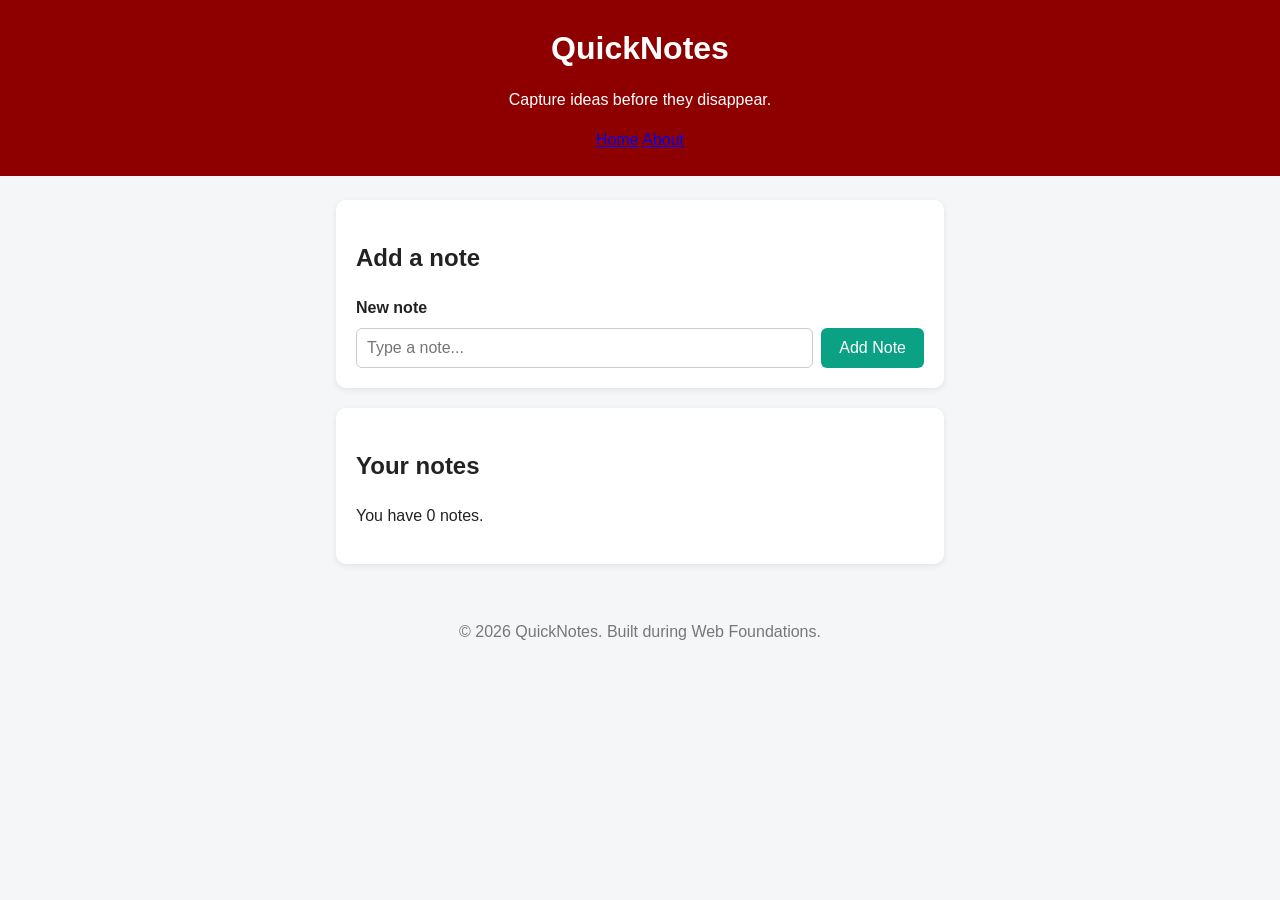
<file: day1/index.html>
<!DOCTYPE html>
<html lang="en">
  <head>
    <meta charset="UTF-8" />
    <meta name="viewport" content="width=device-width, initial-scale=1.0" />
    <link rel="stylesheet" href="style.css" />
    <script src="script.js" defer></script>
    <title>QuickNotes</title>
  </head>

  <body>
    <header>
      <h1>QuickNotes</h1>
      <p>Capture ideas before they disappear.</p>

      <nav>
        <a href="index.html">Home</a>
        <a href="about.html">About</a>
      </nav>
    </header>

    <main>
      <section>
        <h2>Add a note</h2>

        <form id="note-form">
          <label for="note-input">New note</label>
          <input
            type="text"
            id="note-input"
            placeholder="Type a note..."
          />
          <button type="submit">Add Note</button>
        </form>
      </section>

      <section>
        <h2>Your notes</h2>
        <p id="note-count">You have 0 notes.</p>
        <ul id="notes-list"></ul>
      </section>
    </main>

    <footer>
      <p>&copy; 2026 QuickNotes. Built during Web Foundations.</p>
    </footer>
  </body>
</html>
</file>
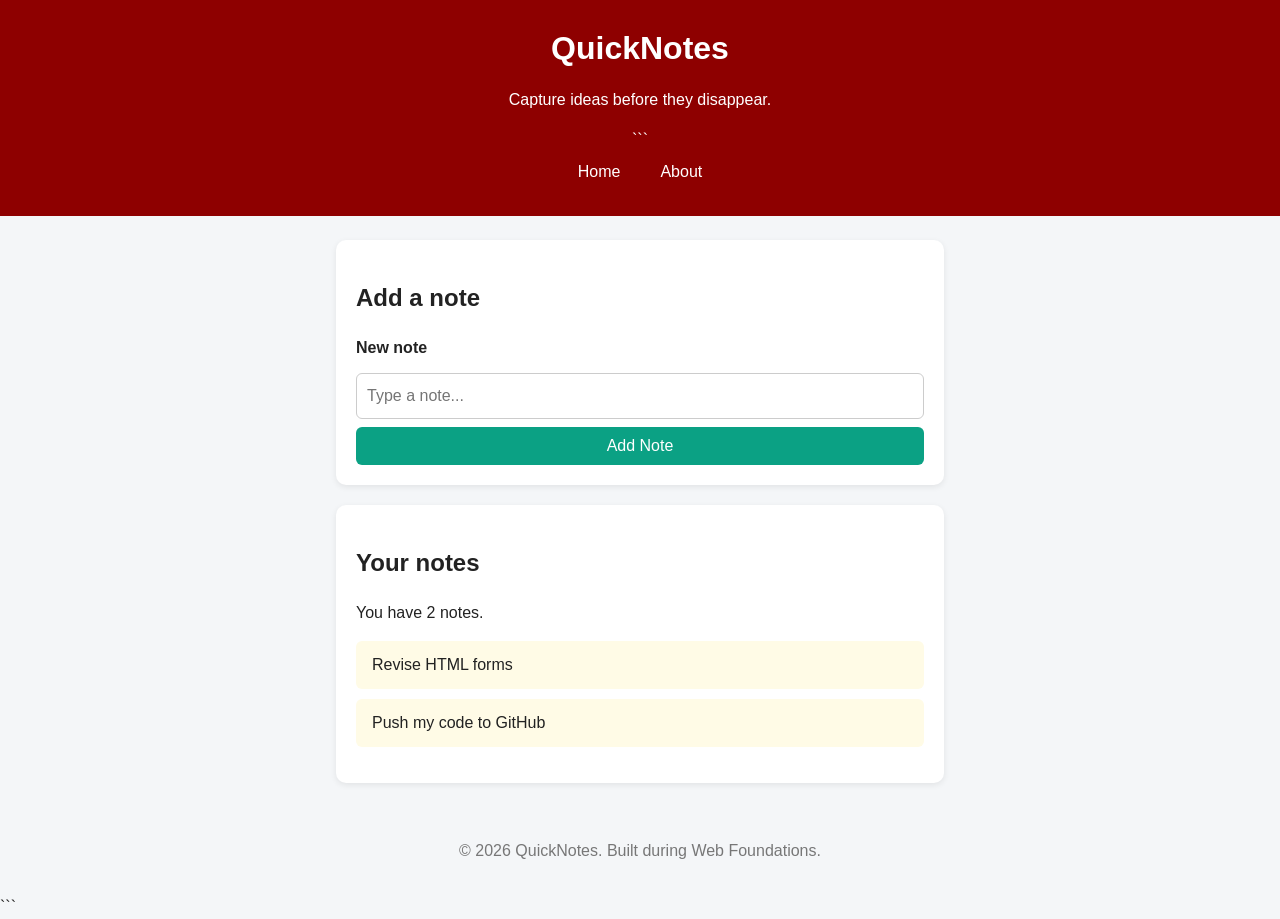
<file: day2/index.html>
<!DOCTYPE html>

<html lang="en">
  <head>
    <meta charset="UTF-8" />
    <meta name="viewport" content="width=device-width, initial-scale=1.0" />
    <link rel="stylesheet" href="style.css" />
    <title>QuickNotes</title>
  </head>

  <body>
    <header>
      <h1>QuickNotes</h1>
      <p>Capture ideas before they disappear.</p>

```
  <nav>
    <a href="index.html">Home</a>
    <a href="about.html">About</a>
  </nav>
</header>

<main>
  <section>
    <h2>Add a note</h2>
    <form id="note-form">
      <label for="note-input">New note</label>
      <input type="text" id="note-input" placeholder="Type a note..." />
      <button type="submit">Add Note</button>
    </form>
  </section>

  <section>
    <h2>Your notes</h2>
    <p id="note-count">You have 2 notes.</p>
    <ul id="notes-list">
      <li class="note">Revise HTML forms</li>
      <li class="note">Push my code to GitHub</li>
    </ul>
  </section>
</main>

<footer>
  <p>&copy; 2026 QuickNotes. Built during Web Foundations.</p>
</footer>
```

  </body>
</html>
</file>
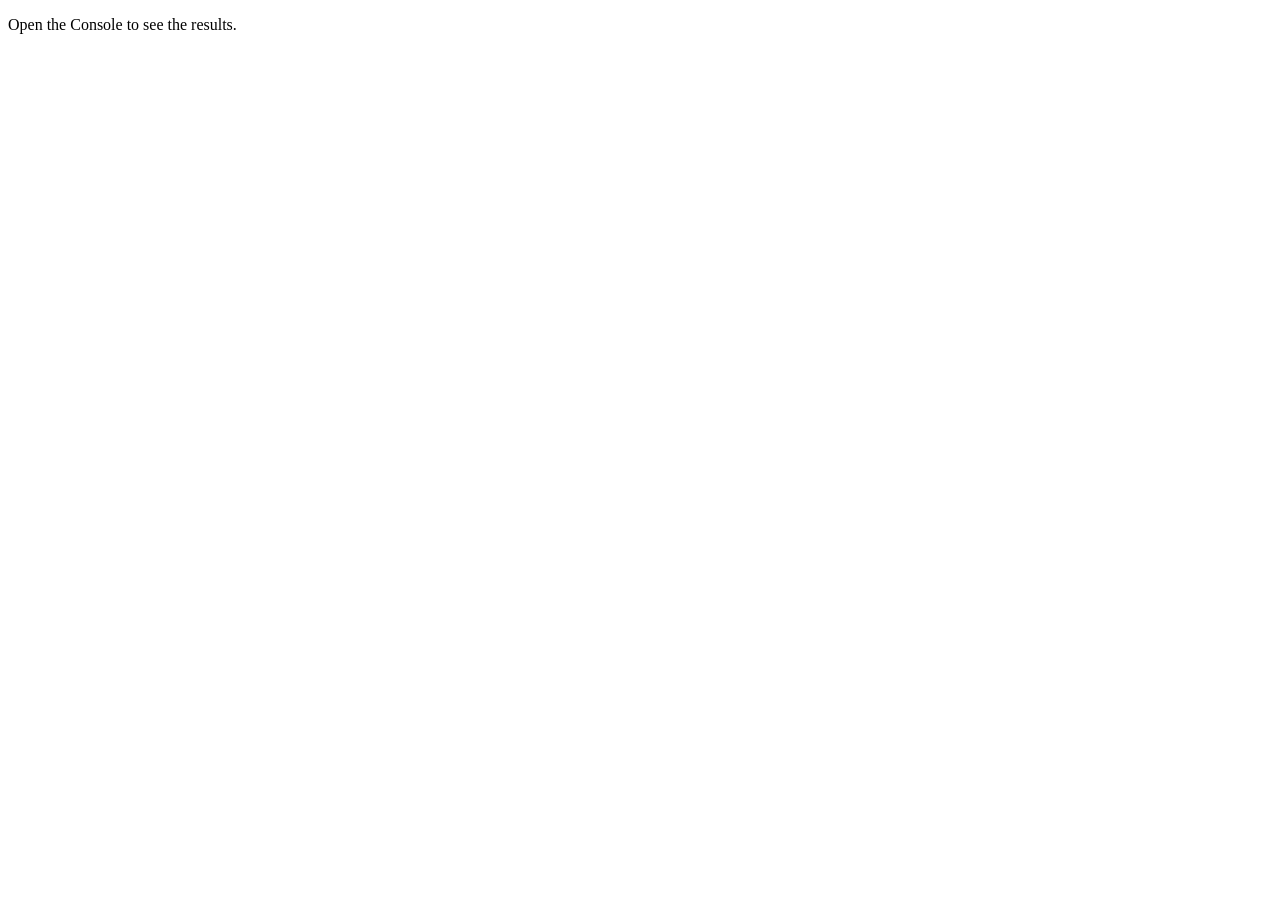
<file: day3/index.html>
<!DOCTYPE html>

<html lang="en">
  <head>
    <meta charset="UTF-8" />
    <meta name="viewport" content="width=device-width, initial-scale=1.0" />
    <title>Notes Toolkit</title>
    <script src="script.js" defer></script>
  </head>

  <body>
    <p>Open the Console to see the results.</p>
  </body>
</html>
</file>
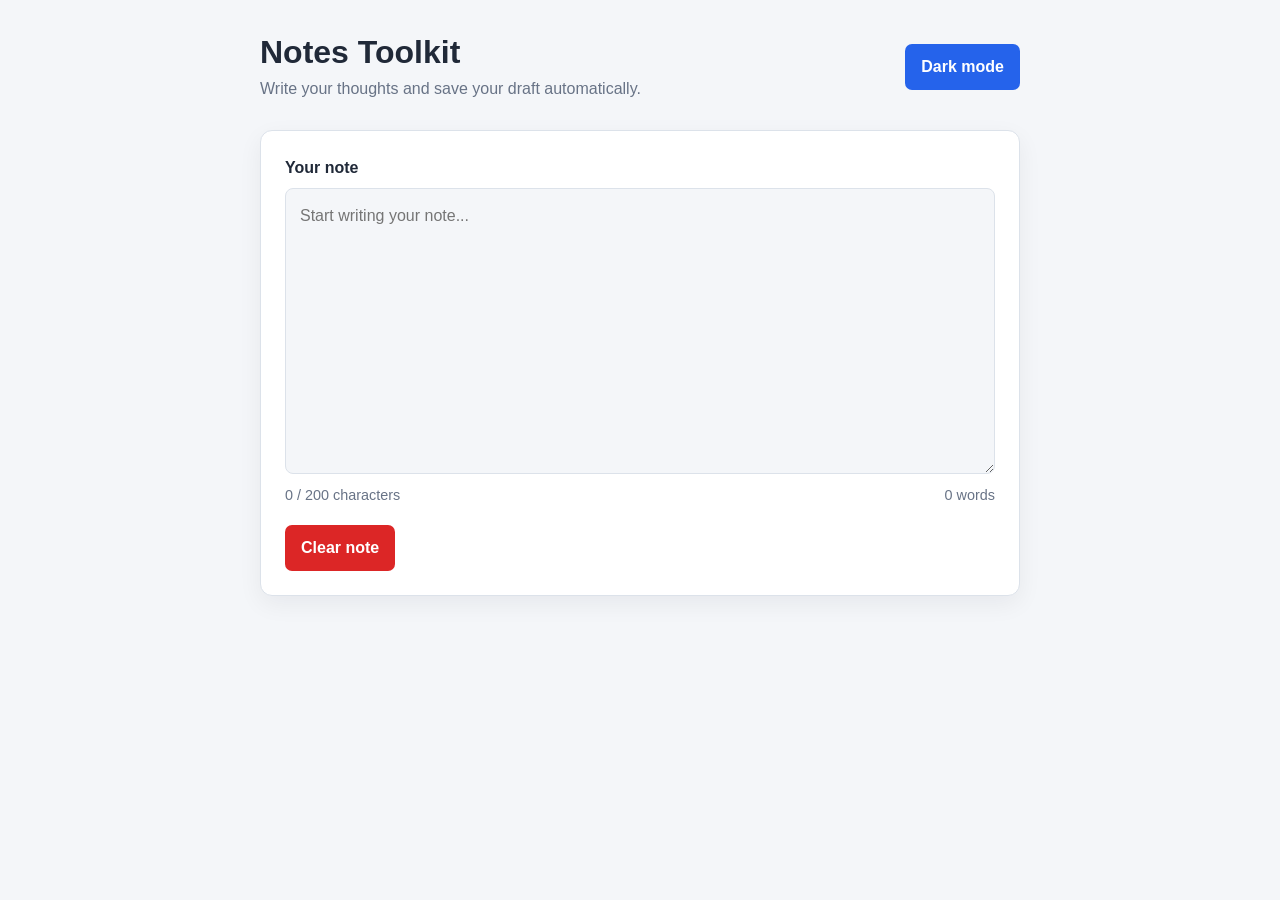
<file: day4/index.html>
<!DOCTYPE html>
<html lang="en">
<head>
  <meta charset="UTF-8">
  <meta name="viewport" content="width=device-width, initial-scale=1.0">
  <title>Notes Toolkit</title>
  <link rel="stylesheet" href="style.css">
  <script src="script.js" defer></script>
</head>
<body>
  <main class="container">
    <header class="page-header">
      <div>
        <h1>Notes Toolkit</h1>
        <p>Write your thoughts and save your draft automatically.</p>
      </div>

      <button id="theme-toggle" type="button">Dark mode</button>
    </header>

    <section class="note-card">
      <label for="note-text">Your note</label>

      <textarea
        id="note-text"
        rows="10"
        placeholder="Start writing your note..."
      ></textarea>

      <div class="counter-row">
        <p id="char-count" aria-live="polite">0 / 200 characters</p>
        <p id="word-count" aria-live="polite">0 words</p>
      </div>

      <button id="clear-btn" type="button" class="clear-button">
        Clear note
      </button>
    </section>
  </main>
</body>
</html>
</file>
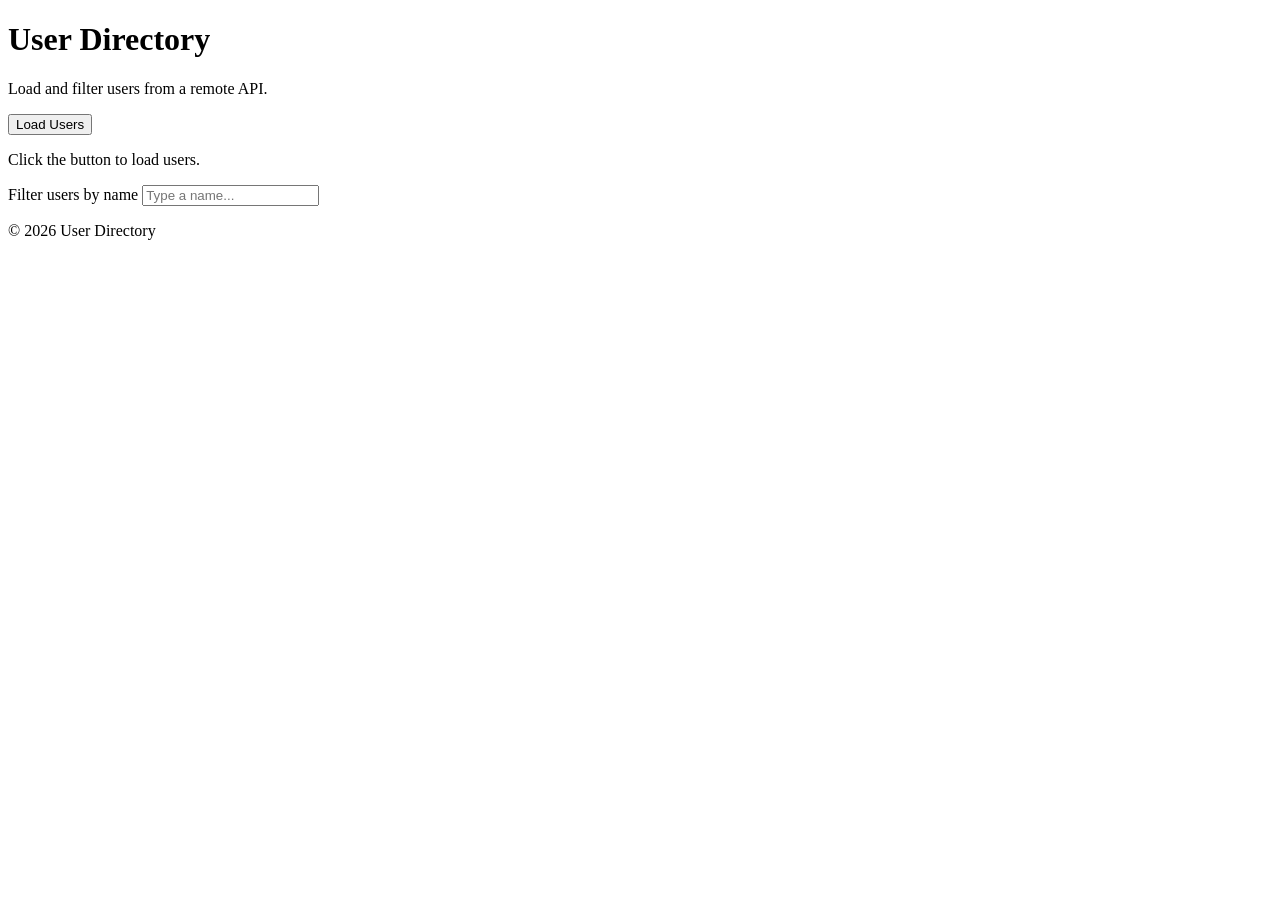
<file: day5/index.html>
<!DOCTYPE html>
<html lang="en">
  <head>
    <meta charset="UTF-8" />
    <meta name="viewport" content="width=device-width, initial-scale=1.0" />
    <title>Day 5 - User Directory</title>
    <script src="users.js" defer></script>
  </head>

  <body>
    <header>
      <h1>User Directory</h1>
      <p>Load and filter users from a remote API.</p>
    </header>

    <main>
      <section>
        <button id="load-users" type="button">Load Users</button>

        <p id="status" aria-live="polite">Click the button to load users.</p>

        <label for="filter-input">Filter users by name</label>
        <input
          type="text"
          id="filter-input"
          placeholder="Type a name..."
        />

        <ul id="users-list"></ul>
      </section>
    </main>

    <footer>
      <p>&copy; 2026 User Directory</p>
    </footer>
  </body>
</html>
</file>
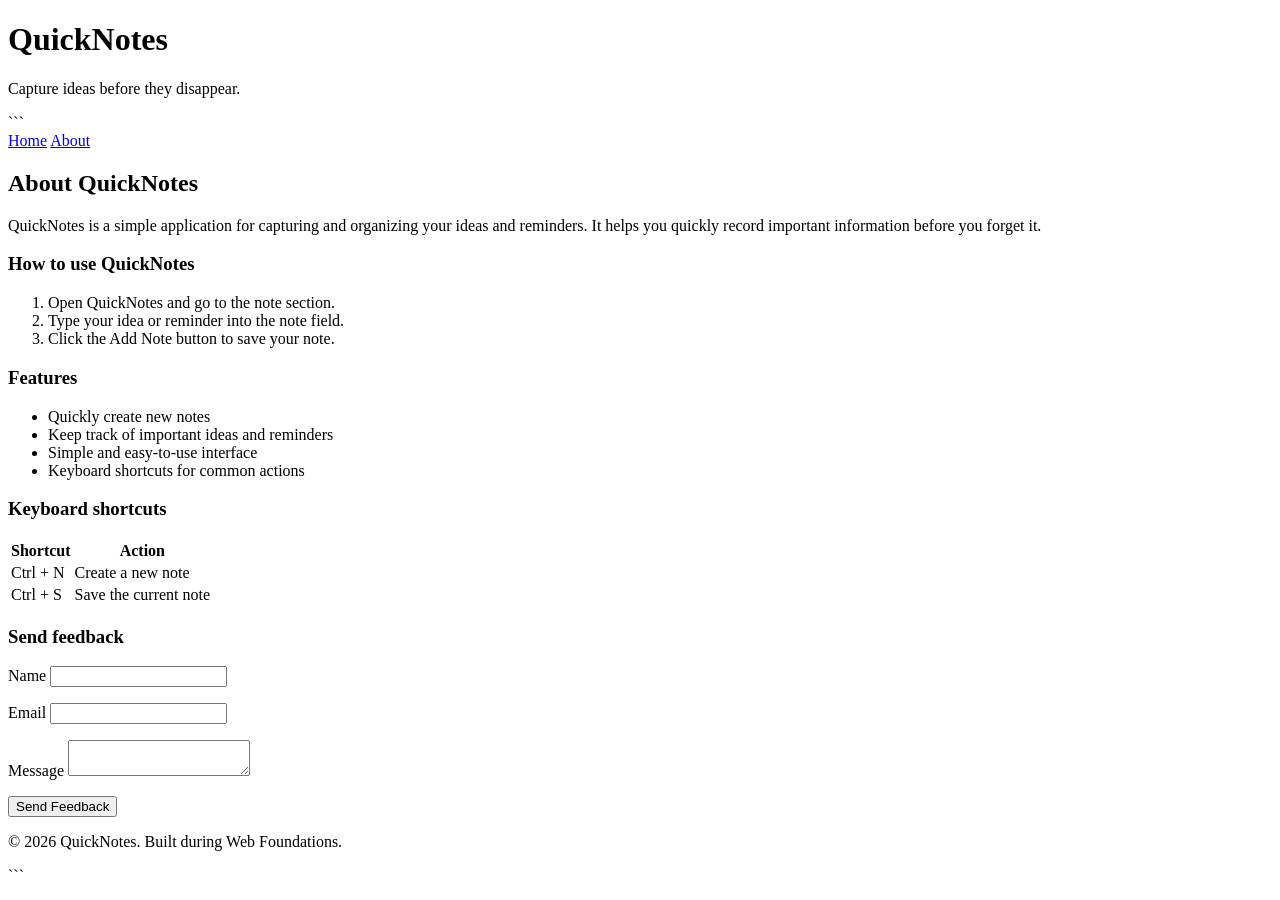
<file: day1/about.html>
<!DOCTYPE html>

<html lang="en">
  <head>
    <meta charset="UTF-8" />
    <meta name="viewport" content="width=device-width, initial-scale=1.0" />
    <title>About QuickNotes</title>
  </head>

  <body>
    <header>
      <h1>QuickNotes</h1>
      <p>Capture ideas before they disappear.</p>

```
  <nav>
    <a href="index.html">Home</a>
    <a href="about.html">About</a>
  </nav>
</header>

<main>
  <h2>About QuickNotes</h2>

  <p>
    QuickNotes is a simple application for capturing and organizing your
    ideas and reminders. It helps you quickly record important information
    before you forget it.
  </p>

  <section>
    <h3>How to use QuickNotes</h3>

    <ol>
      <li>Open QuickNotes and go to the note section.</li>
      <li>Type your idea or reminder into the note field.</li>
      <li>Click the Add Note button to save your note.</li>
    </ol>
  </section>

  <section>
    <h3>Features</h3>

    <ul>
      <li>Quickly create new notes</li>
      <li>Keep track of important ideas and reminders</li>
      <li>Simple and easy-to-use interface</li>
      <li>Keyboard shortcuts for common actions</li>
    </ul>
  </section>

  <section>
    <h3>Keyboard shortcuts</h3>

    <table>
      <thead>
        <tr>
          <th>Shortcut</th>
          <th>Action</th>
        </tr>
      </thead>

      <tbody>
        <tr>
          <td>Ctrl + N</td>
          <td>Create a new note</td>
        </tr>

        <tr>
          <td>Ctrl + S</td>
          <td>Save the current note</td>
        </tr>
      </tbody>
    </table>
  </section>

  <section>
    <h3>Send feedback</h3>

    <form>
      <p>
        <label for="name">Name</label>
        <input type="text" id="name" required />
      </p>

      <p>
        <label for="email">Email</label>
        <input type="email" id="email" required />
      </p>

      <p>
        <label for="message">Message</label>
        <textarea id="message" required></textarea>
      </p>

      <button type="submit">Send Feedback</button>
    </form>
  </section>
</main>

<footer>
  <p>&copy; 2026 QuickNotes. Built during Web Foundations.</p>
</footer>
```

  </body>
</html>
</file>
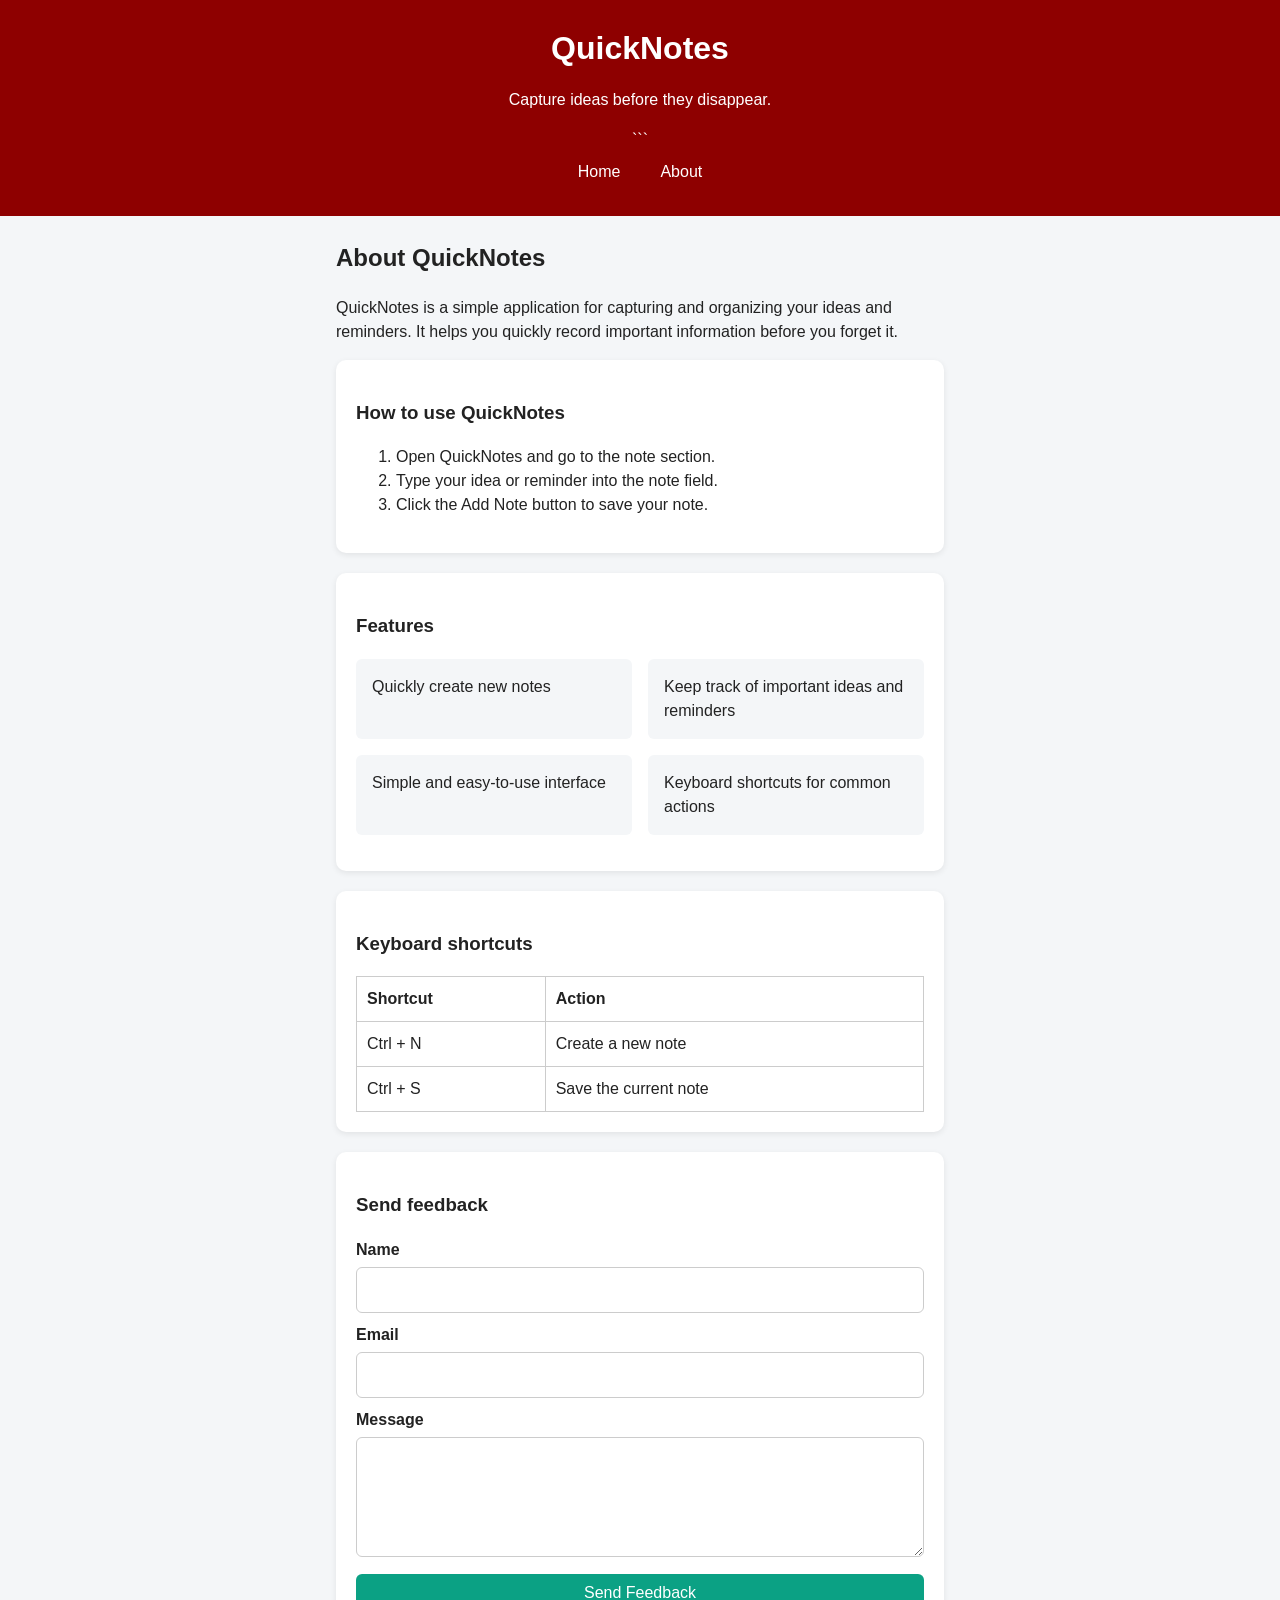
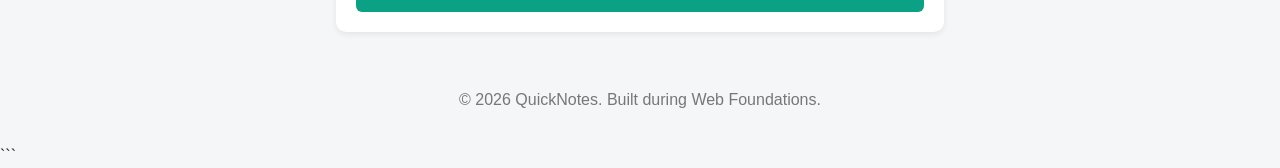
<file: day2/about.html>
<!DOCTYPE html>

<html lang="en">
  <head>
    <meta charset="UTF-8" />
    <meta name="viewport" content="width=device-width, initial-scale=1.0" />
    <link rel="stylesheet" href="style.css" />
    <title>About QuickNotes</title>
  </head>

  <body>
    <header>
      <h1>QuickNotes</h1>
      <p>Capture ideas before they disappear.</p>

```
  <nav>
    <a href="index.html">Home</a>
    <a href="about.html">About</a>
  </nav>
</header>

<main>
  <h2>About QuickNotes</h2>

  <p>
    QuickNotes is a simple application for capturing and organizing your
    ideas and reminders. It helps you quickly record important information
    before you forget it.
  </p>

  <section>
    <h3>How to use QuickNotes</h3>

    <ol>
      <li>Open QuickNotes and go to the note section.</li>
      <li>Type your idea or reminder into the note field.</li>
      <li>Click the Add Note button to save your note.</li>
    </ol>
  </section>

  <section>
    <h3>Features</h3>

    <ul class="features">
      <li>Quickly create new notes</li>
      <li>Keep track of important ideas and reminders</li>
      <li>Simple and easy-to-use interface</li>
      <li>Keyboard shortcuts for common actions</li>
    </ul>
  </section>

  <section>
    <h3>Keyboard shortcuts</h3>

    <table>
      <thead>
        <tr>
          <th>Shortcut</th>
          <th>Action</th>
        </tr>
      </thead>

      <tbody>
        <tr>
          <td>Ctrl + N</td>
          <td>Create a new note</td>
        </tr>

        <tr>
          <td>Ctrl + S</td>
          <td>Save the current note</td>
        </tr>
      </tbody>
    </table>
  </section>

  <section>
    <h3>Send feedback</h3>

    <form>
      <p>
        <label for="name">Name</label>
        <input type="text" id="name" required />
      </p>

      <p>
        <label for="email">Email</label>
        <input type="email" id="email" required />
      </p>

      <p>
        <label for="message">Message</label>
        <textarea id="message" required></textarea>
      </p>

      <button type="submit">Send Feedback</button>
    </form>
  </section>
</main>

<footer>
  <p>&copy; 2026 QuickNotes. Built during Web Foundations.</p>
</footer>
```

  </body>
</html>
</file>
<file: day1/style.css>
/* 1. Reset: predictable sizing and no default body margin */
*,
*::before,
*::after {
  box-sizing: border-box;
}
 
body {
  margin: 0;
  font-family: "Segoe UI", Arial, sans-serif;
  background-color: #f4f6f8;
  color: #222;
  line-height: 1.5;
}
 
/* 2. Header */
header {
  background-color: #8e0000;
  color: white;
  text-align: center;
  padding: 24px 16px;
}
 
header h1 {
  margin: 0;
}
 
/* 3. Centre the main content and limit its width */
main {
  max-width: 640px;
  margin: 24px auto;   /* auto left/right margins centre a block */
  padding: 0 16px;
}
 
section {
  background: white;
  padding: 20px;
  border-radius: 10px;
  margin-bottom: 20px;
  box-shadow: 0 2px 6px rgba(0, 0, 0, 0.08);
}
 
/* 4. Form layout with Flexbox */
#note-form {
  display: flex;
  gap: 8px;
  flex-wrap: wrap;
}
 
#note-form label {
  width: 100%;          /* label on its own line */
  font-weight: bold;
}
 
#note-input {
  flex: 1;
  padding: 10px;
  border: 1px solid #ccc;
  border-radius: 6px;
  font-size: 1rem;
}
 
button {
  background-color: #0ba184;
  color: white;
  border: none;
  padding: 10px 18px;
  border-radius: 6px;
  font-size: 1rem;
  cursor: pointer;
}
 
button:hover {
  background-color: #088a70;
}
 
/* 5. Notes list */
#notes-list {
  list-style: none;     /* remove bullet points */
  padding: 0;
}
 
.note {
  background-color: #fffbe6;
  border-left: 4px solid #0ba184;
  padding: 12px 16px;
  margin-bottom: 10px;
  border-radius: 6px;
}
 
/* 6. Footer */
footer {
  text-align: center;
  color: #777;
  padding: 16px;
}
 
/* 7. Phones */
@media (max-width: 600px) {
  #note-form {
    flex-direction: column;
  }
}
.note {
  display: flex;
  justify-content: space-between;
  align-items: center;
  gap: 12px;
}

.note span {
  overflow-wrap: anywhere;
}

.delete-btn {
  background-color: #8e0000;
  padding: 6px 12px;
  font-size: 0.85rem;
  flex-shrink: 0;
}

.delete-btn:hover {
  background-color: #6b0000;
}
</file>
<file: day2/style.css>
*,
*::before,
*::after {
box-sizing: border-box;
}

body {
margin: 0;
font-family: "Segoe UI", Arial, sans-serif;
background-color: #f4f6f8;
color: #222;
line-height: 1.5;
}

header {
background-color: #8e0000;
color: white;
text-align: center;
padding: 24px 16px;
}

header h1 {
margin: 0;
}

nav {
display: flex;
justify-content: center;
gap: 16px;
}

nav a {
color: white;
text-decoration: none;
padding: 8px 12px;
border-radius: 6px;
transition: background-color 0.3s ease, color 0.3s ease;
}

nav a:hover {
background-color: white;
color: #8e0000;
}

main {
max-width: 640px;
margin: 24px auto;
padding: 0 16px;
}

section {
background: white;
padding: 20px;
border-radius: 10px;
margin-bottom: 20px;
box-shadow: 0 2px 6px rgba(0, 0, 0, 0.08);
}

#note-form {
display: flex;
gap: 8px;
flex-wrap: wrap;
}

#note-form label {
width: 100%;
font-weight: bold;
}

#note-input {
flex: 1;
padding: 10px;
border: 1px solid #ccc;
border-radius: 6px;
font-size: 1rem;
}

button {
background-color: #0ba184;
color: white;
border: none;
padding: 10px 18px;
border-radius: 6px;
font-size: 1rem;
cursor: pointer;
transition: background-color 0.3s ease;
}

button:hover {
background-color: #088a70;
}

#notes-list {
list-style: none;
padding: 0;
}

.note {
background-color: #fffbe6;
padding: 12px 16px;
margin-bottom: 10px;
border-radius: 6px;
}

.features {
display: grid;
grid-template-columns: repeat(auto-fit, minmax(180px, 1fr));
gap: 16px;
padding: 0;
list-style: none;
}

.features li {
background-color: #f4f6f8;
padding: 16px;
border-radius: 6px;
}

table {
width: 100%;
border-collapse: collapse;
}

th,
td {
border: 1px solid #ccc;
padding: 10px;
text-align: left;
}

form {
display: flex;
flex-direction: column;
gap: 10px;
}

form p {
margin: 0;
}

form label {
display: block;
font-weight: bold;
margin-bottom: 5px;
}

form input,
form textarea {
width: 100%;
padding: 10px;
border: 1px solid #ccc;
border-radius: 6px;
font: inherit;
}

form textarea {
min-height: 120px;
resize: vertical;
}

footer {
text-align: center;
color: #777;
padding: 16px;
}

@media (max-width: 600px) {
header {
padding: 18px 12px;
}

header h1 {
font-size: 1.6rem;
}

#note-form {
flex-direction: column;
}

#note-input,
#note-form button {
width: 100%;
}
}
</file>
<file: day4/style.css>
* {
  box-sizing: border-box;
}

body {
  margin: 0;
  min-height: 100vh;
  padding: 32px 16px;
  background-color: #f4f6f9;
  color: #202938;
  font-family: Arial, Helvetica, sans-serif;
  line-height: 1.6;
  transition: background-color 0.2s ease, color 0.2s ease;
}

body.dark {
  background-color: #111827;
  color: #f3f4f6;
}

.container {
  width: 100%;
  max-width: 760px;
  margin: 0 auto;
}

.page-header {
  display: flex;
  justify-content: space-between;
  align-items: center;
  gap: 20px;
  margin-bottom: 28px;
}

h1 {
  margin: 0 0 4px;
  font-size: 2rem;
  line-height: 1.25;
}

.page-header p {
  margin: 0;
  color: #687386;
}

body.dark .page-header p {
  color: #aab4c4;
}

.note-card {
  padding: 24px;
  background-color: #ffffff;
  border: 1px solid #dce2ea;
  border-radius: 12px;
  box-shadow: 0 8px 24px rgba(15, 23, 42, 0.06);
}

body.dark .note-card {
  background-color: #1f2937;
  border-color: #374151;
  box-shadow: 0 8px 24px rgba(0, 0, 0, 0.2);
}

label {
  display: block;
  margin-bottom: 8px;
  font-weight: 600;
}

textarea {
  display: block;
  width: 100%;
  min-height: 220px;
  padding: 14px;
  resize: vertical;
  border: 1px solid #dce2ea;
  border-radius: 8px;
  background-color: #f4f6f9;
  color: #202938;
  font: inherit;
}

body.dark textarea {
  background-color: #111827;
  color: #f3f4f6;
  border-color: #374151;
}

textarea:focus {
  outline: 2px solid #2563eb;
  outline-offset: 2px;
}

body.dark textarea:focus {
  outline-color: #60a5fa;
}

.counter-row {
  display: flex;
  justify-content: space-between;
  flex-wrap: wrap;
  gap: 8px;
  margin: 10px 0 18px;
}

.counter-row p {
  margin: 0;
  color: #687386;
  font-size: 0.9rem;
}

body.dark .counter-row p {
  color: #aab4c4;
}

.warning {
  color: #d97706 !important;
}

body.dark .warning {
  color: #fbbf24 !important;
}

.over {
  color: #dc2626 !important;
  font-weight: 700;
}

body.dark .over {
  color: #f87171 !important;
}

button {
  padding: 10px 16px;
  border: none;
  border-radius: 7px;
  background-color: #2563eb;
  color: #ffffff;
  font: inherit;
  font-weight: 600;
  cursor: pointer;
  transition: background-color 0.2s ease, opacity 0.2s ease;
}

button:hover {
  background-color: #1d4ed8;
}

body.dark button {
  background-color: #60a5fa;
  color: #111827;
}

body.dark button:hover {
  background-color: #93c5fd;
}

.clear-button {
  background-color: #dc2626;
  color: #ffffff;
}

.clear-button:hover {
  background-color: #b91c1c;
}

body.dark .clear-button {
  background-color: #f87171;
  color: #111827;
}

body.dark .clear-button:hover {
  background-color: #ef4444;
}

@media (max-width: 600px) {
  body {
    padding: 20px 12px;
  }

  .page-header {
    align-items: flex-start;
    flex-direction: column;
  }

  .note-card {
    padding: 16px;
  }

  h1 {
    font-size: 1.7rem;
  }
}
</file>
